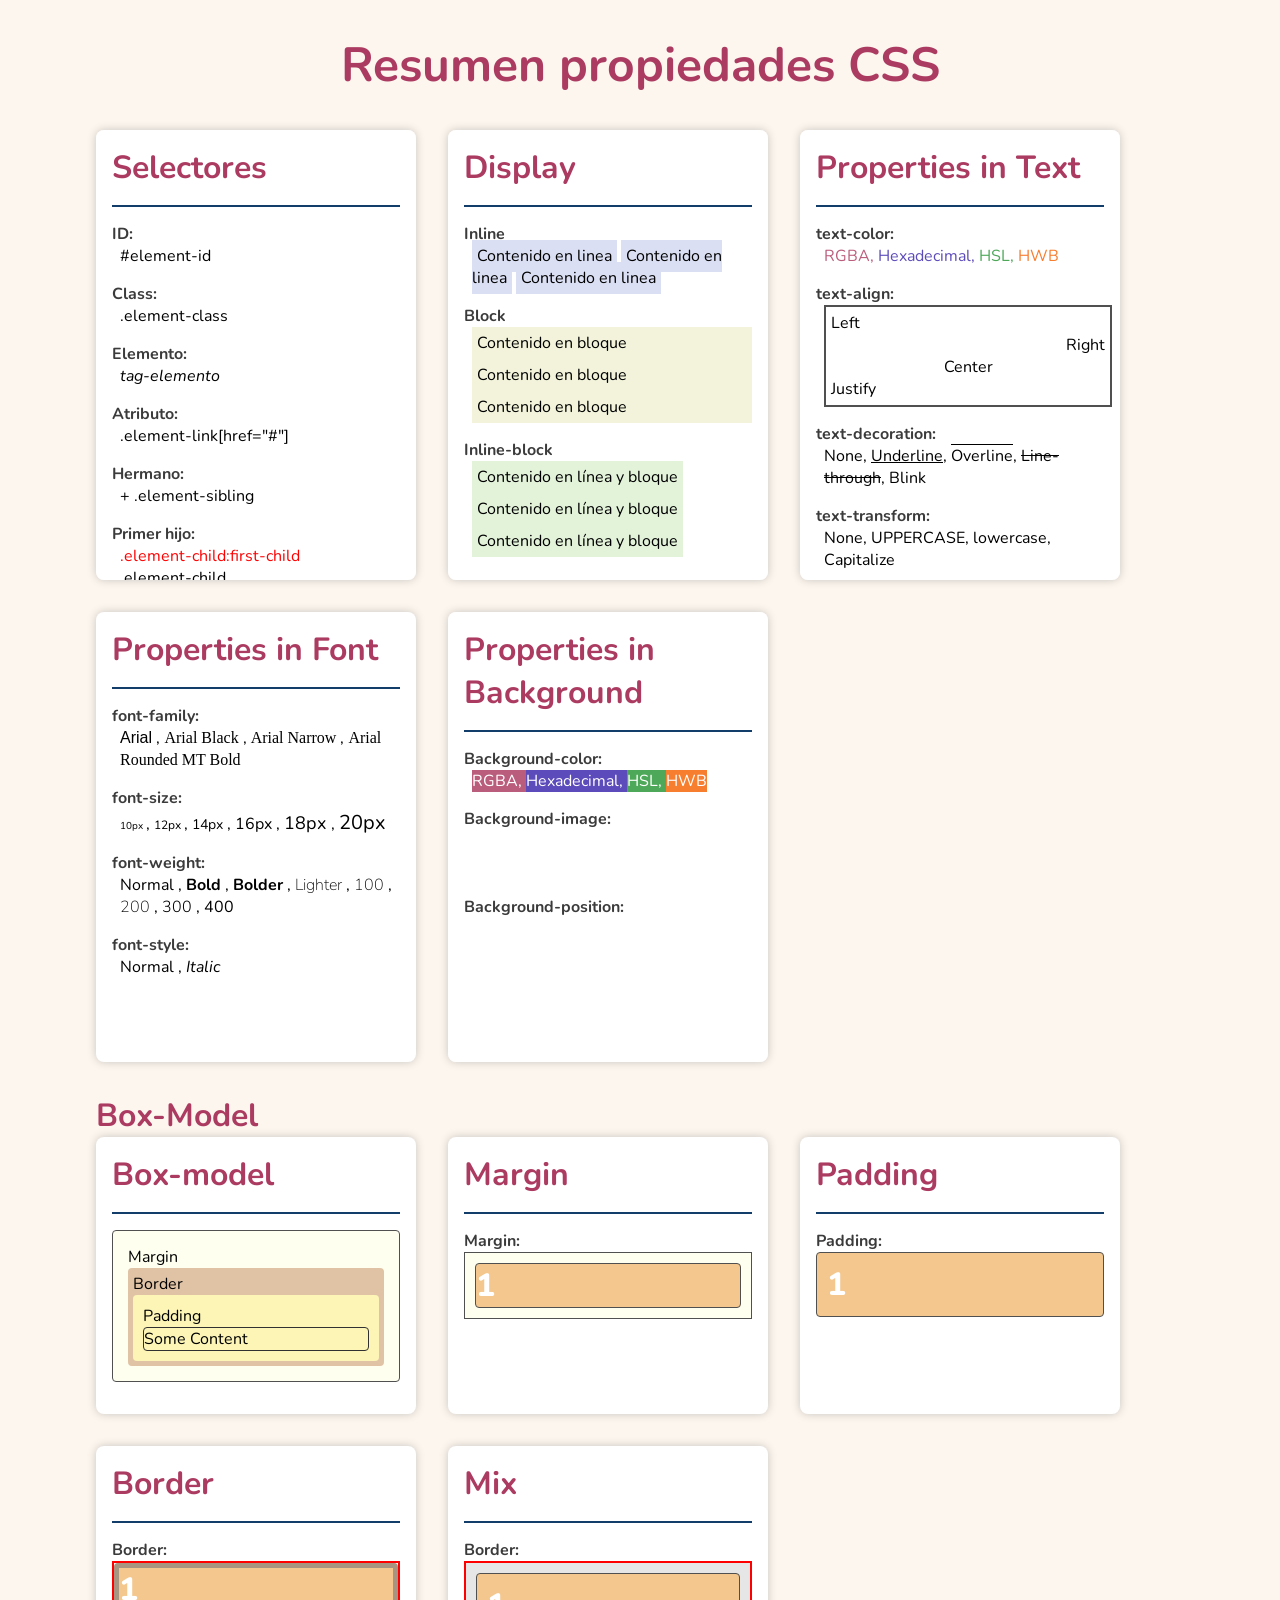
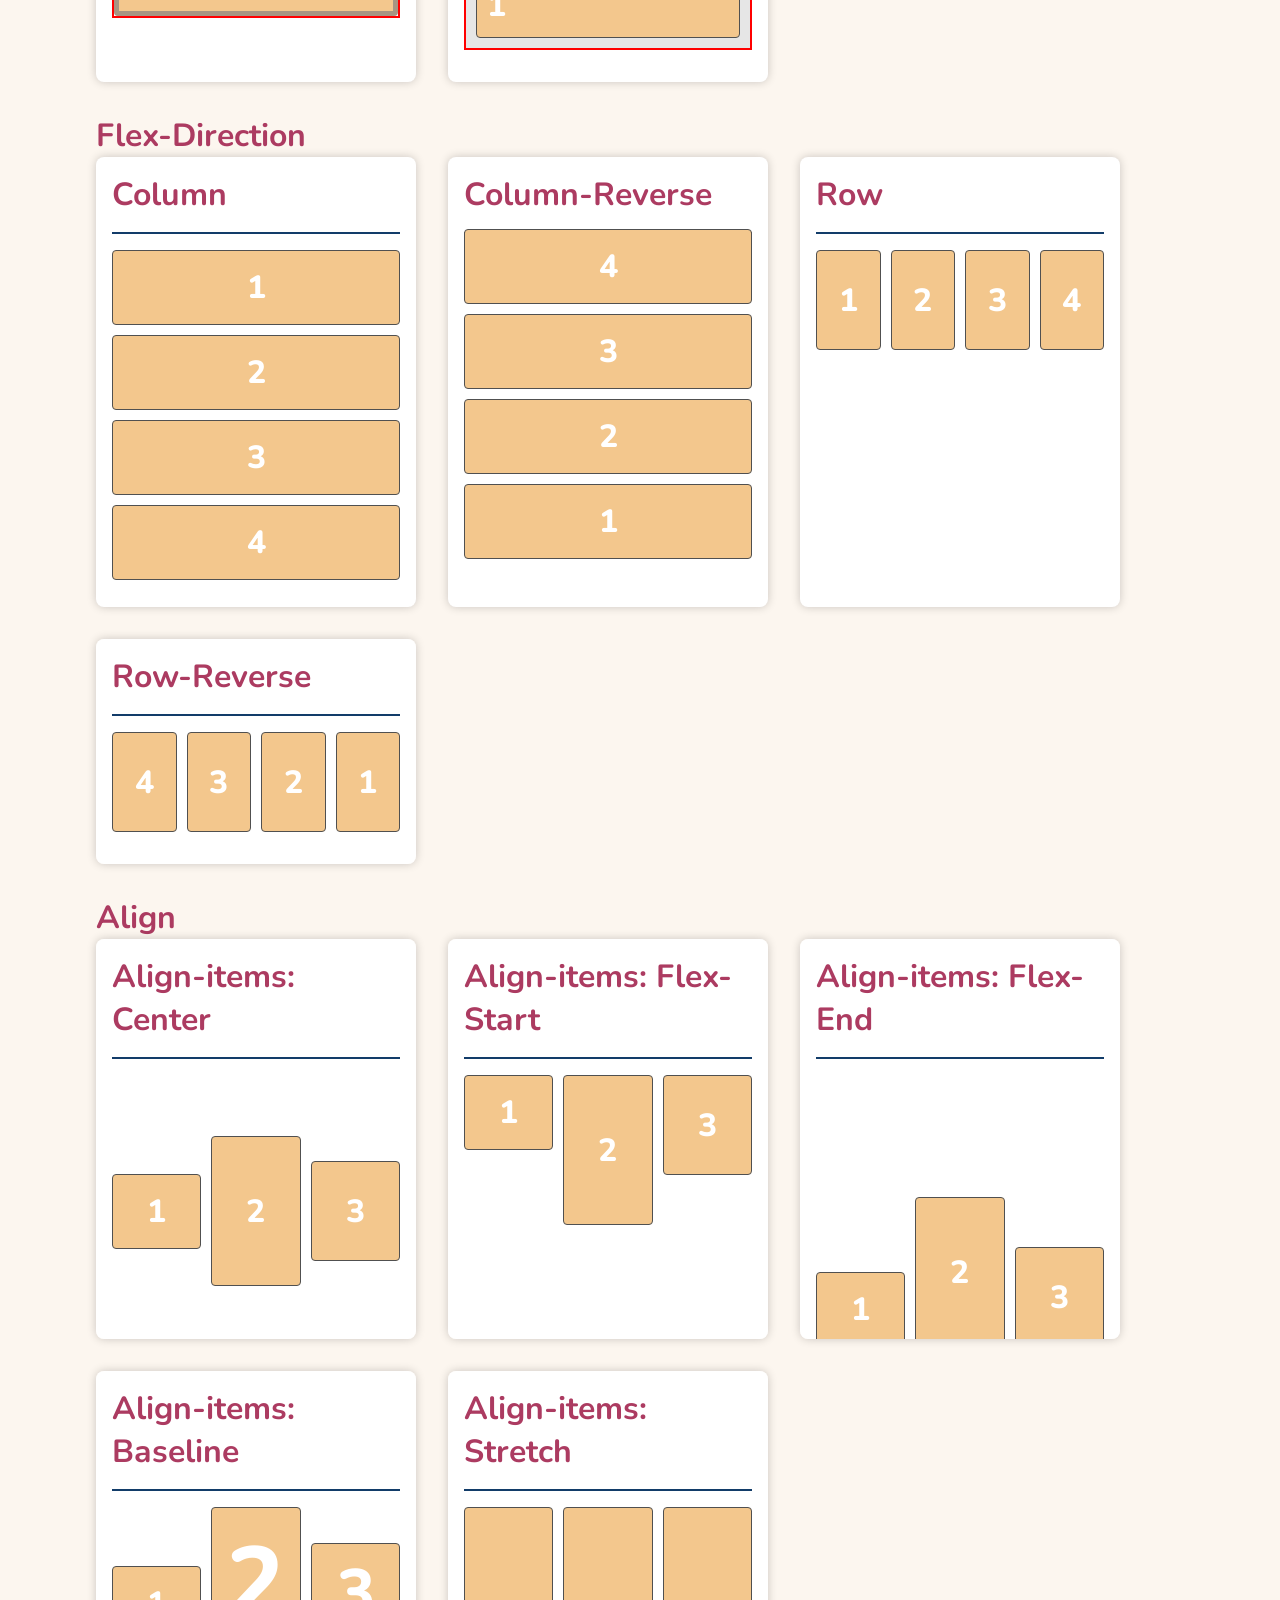
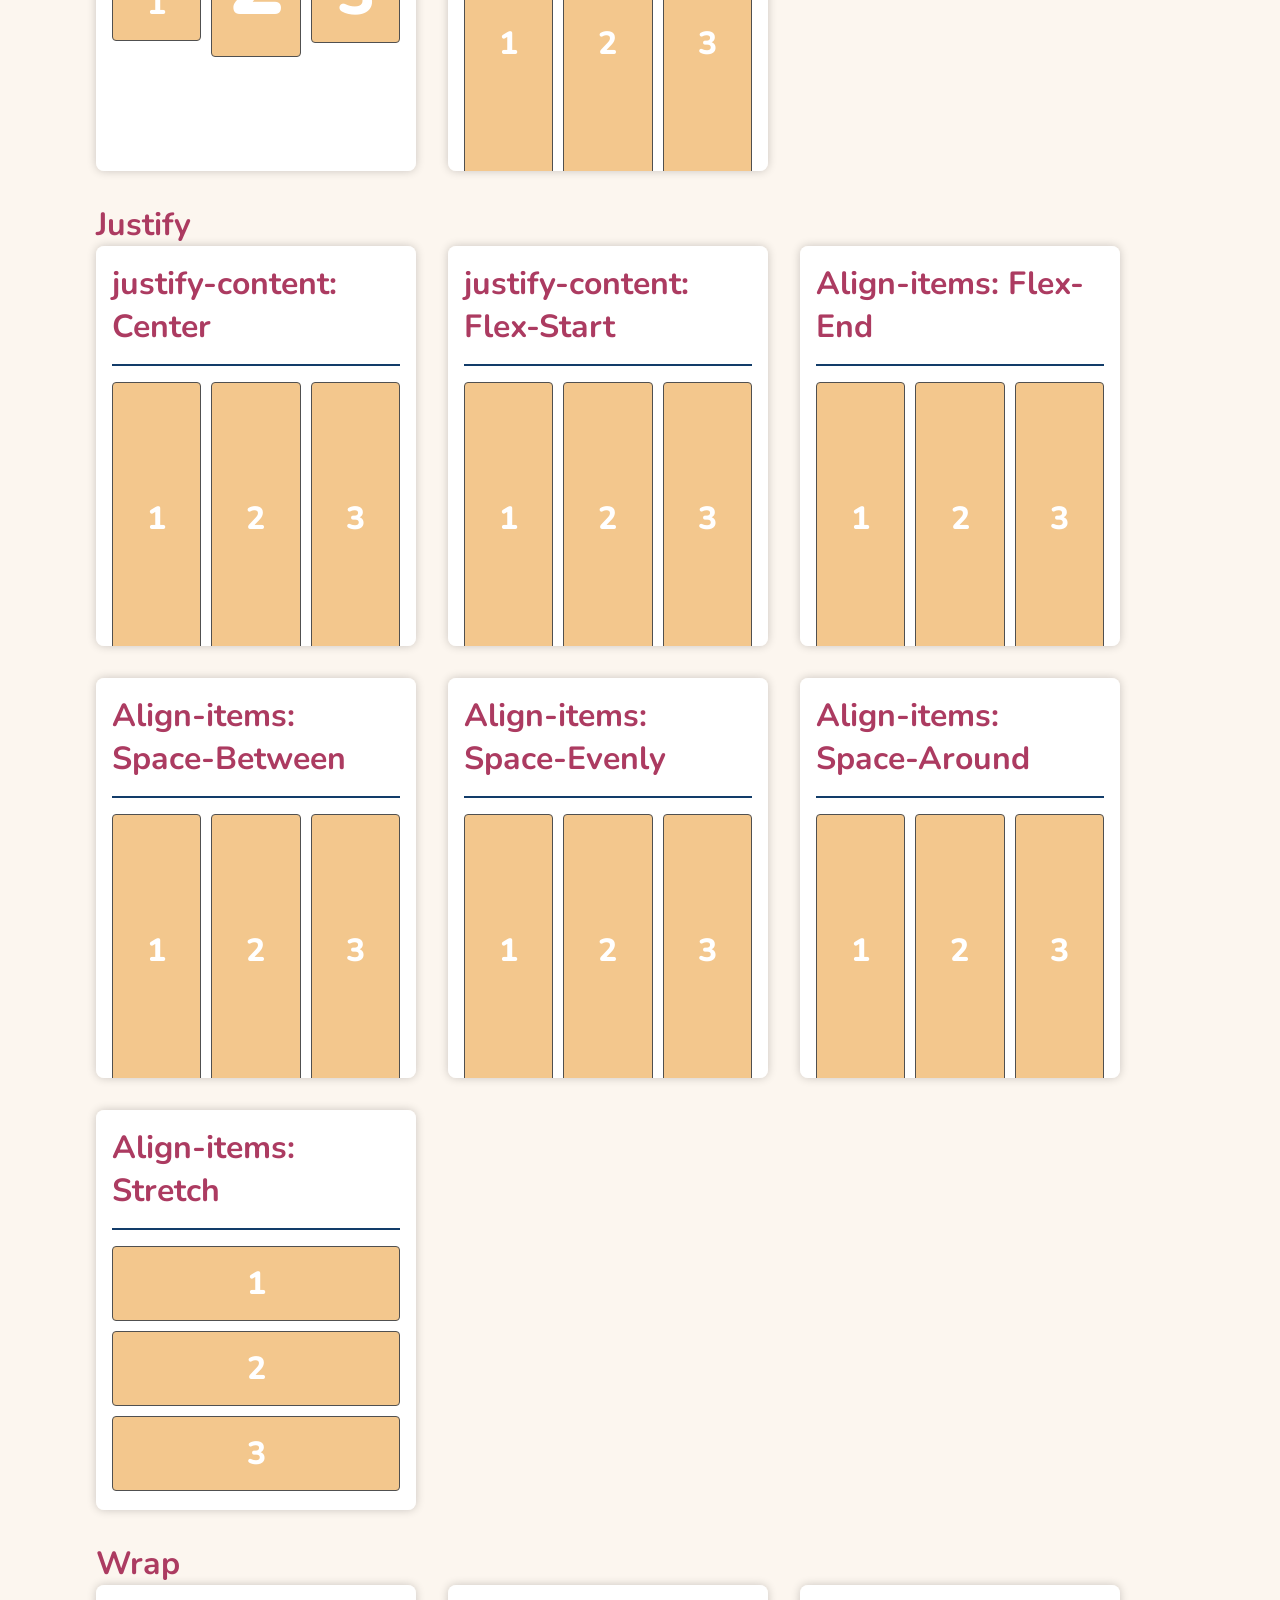
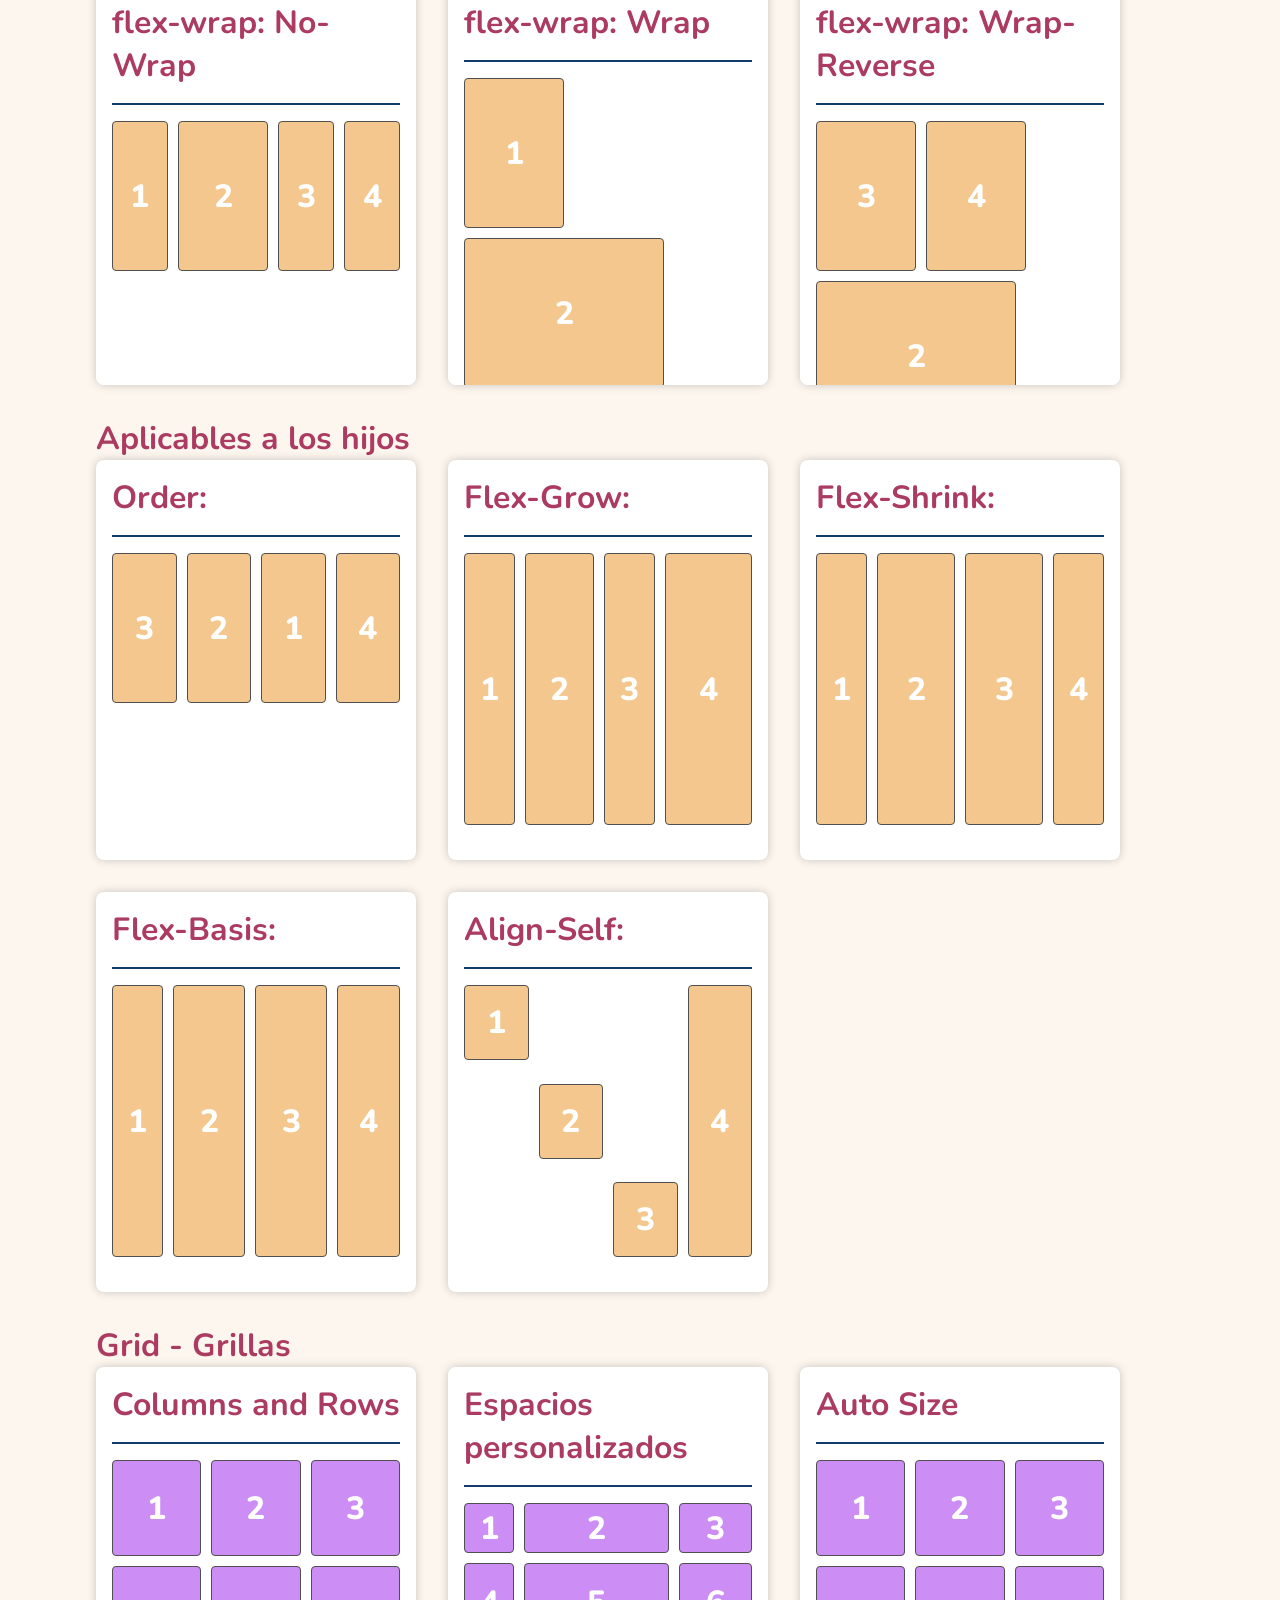
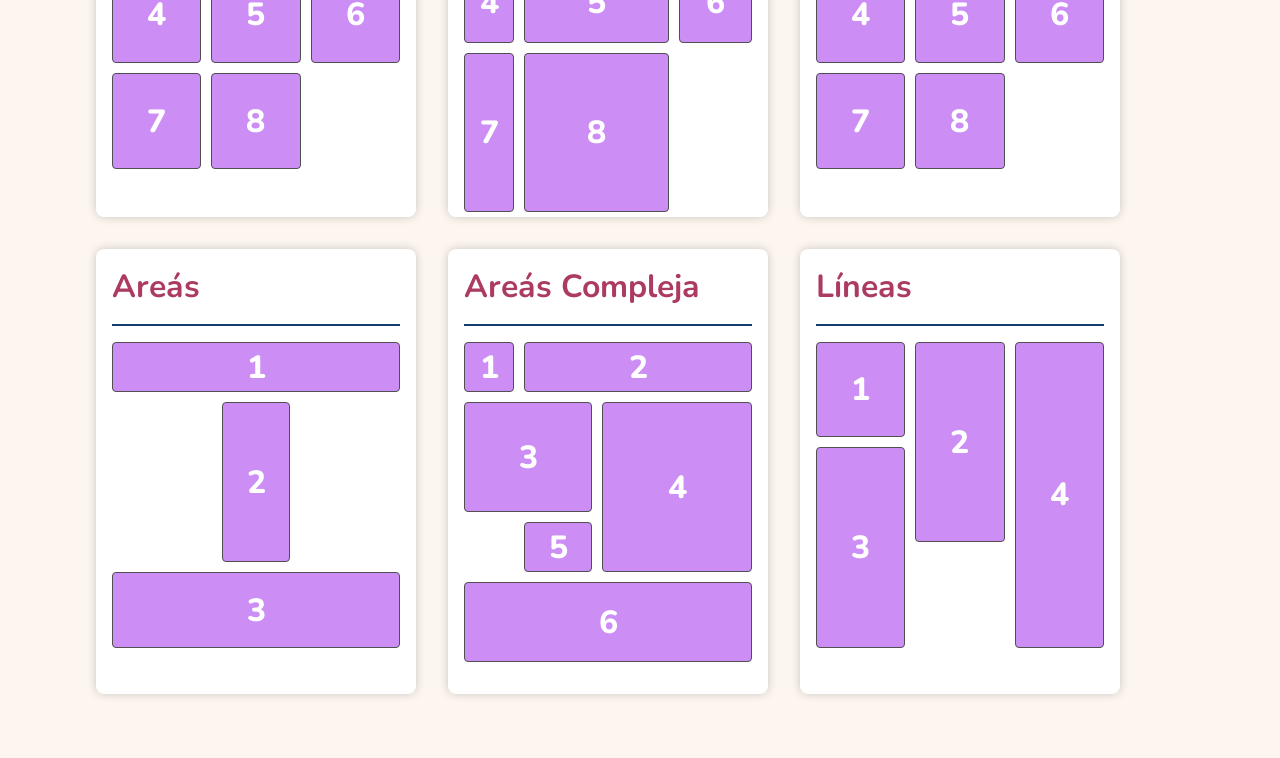
<file: 02_git_css_html/css/index.html>
<!DOCTYPE html>
<!-- Etiqueta HTML: Define el tipo de documento y su características -->
<html lang="en">
  <!-- Etiqueta HEAD: Contiene información general sobre el documento, incluyendo los metadatos -->
  <head>
    <!-- Etiqueta META: Metadata que describe encriptación y tipo de contenido -->
    <meta charset="UTF-8" />
    <meta name="viewport" content="width=device-width, initial-scale=1.0" />

    <!-- Etiqueta LINK: Enlace a la hoja de estilos -->
    <link rel="stylesheet" href="./style/page/reset.css" />
    <link rel="stylesheet" href="./style/page/style.css" />
    <link rel="stylesheet" href="./style/guide/flex.css" />
    <link rel="stylesheet" href="./style/guide/grid.css" />
    <link rel="stylesheet" href="./style/guide/box-model.css" />

    <!-- Etiqueta LINK: Enlace a Google Fonts -->
    <link rel="preconnect" href="https://fonts.googleapis.com" />
    <link rel="preconnect" href="https://fonts.gstatic.com" crossorigin />
    <link
      href="https://fonts.googleapis.com/css2?family=Nunito:ital,wght@0,200..1000;1,200..1000&display=swap"
      rel="stylesheet"
    />

    <!-- Title: Título del documento -->
    <title>HTML Prueba</title>
  </head>
  <!-- Etiqueta BODY: Contenido del documento  -->
  <body>
    <!-- Etiqueta HEADER: Contenedor para el contenido de la cabecera -->
    <header>
      <h1 class="section-title--main-title">Resumen propiedades CSS</h1>
    </header>

    <!-- Etiqueta HEADER: Contenedor para el contenido de la cabecera -->
    <section class="section-container">
      <section class="section-element">
        <h2 class="section-title">Selectores</h2>
        <hr class="section-divider" />
        <div class="section-property">
          <strong>ID: </strong>
          <p>
            <span id="element-id">#element-id</span>
          </p>
        </div>
        <div class="section-property">
          <strong>Class: </strong>
          <p>
            <span class="element-class">.element-class</span>
          </p>
        </div>
        <div class="section-property">
          <strong>Elemento: </strong>
          <p>
            <em>tag-elemento</em>
          </p>
        </div>
        <div class="section-property">
          <strong>Atributo: </strong>
          <p>
            <span class="element-link">.element-link[href="#"]</span>
          </p>
        </div>
        <div class="section-property">
          <strong>Hermano: </strong>
          <p>
            <span class="element-sibling">+ .element-sibling</span>
          </p>
        </div>
        <span class="section-property section-property--first-child">
          <strong>Primer hijo: </strong>
          <p>
            <span class="element-child">.element-child:first-child</span>
            <span class="element-child">.element-child</span>
            <span class="element-child">.element-child</span>
            <span class="element-child">.element-child</span>
          </p>
        </span>
        <span class="section-property section-property--last-child">
          <strong>Ultimo hijo: </strong>
          <p>
            <span class="element-child">.element-child</span>
            <span class="element-child">.element-child</span>
            <span class="element-child">.element-child</span>
            <span class="element-child">.element-child:last-child</span>
          </p>
        </span>
        <span class="section-property section-property--selection">
          <strong>Selección hijo: </strong>
          <p>
            <span class="element-child">.element-child</span>
            <span class="element-child">.element-child:nth-child(2)</span>
            <span class="element-child">.element-child</span>
            <span class="element-child">.element-child</span>
          </p>
        </span>
        <span class="section-property section-property--even">
          <strong>Selección pares: </strong>
          <p>
            <span class="element-child">.element-child</span>
            <span class="element-child">.element-child:nth-child(even)</span>
            <span class="element-child">.element-child</span>
            <span class="element-child">.element-child:nth-child(even)</span>
          </p>
        </span>
        <span class="section-property section-property--odd">
          <strong>Selección impares: </strong>
          <p>
            <span class="element-child">.element-child:nth-child(odd)</span>
            <span class="element-child">.element-child</span>
            <span class="element-child">.element-child:nth-child(odd)</span>
            <span class="element-child">.element-child</span>
          </p>
        </span>
      </section>

      <section class="section-element">
        <h2 class="section-title">Display</h2>
        <hr class="section-divider" />
        <div class="section-property section-property--inline">
          <strong>
            Inline
          </strong>
          <p>
            <span>Contenido en linea</span>
            <span>Contenido en linea</span>
            <span>Contenido en linea</span>
          </p>
        </div>
        <div class="section-property section-property--block">
          <strong>
            Block
          </strong>
          <p>
            <span>Contenido en bloque</span>
            <span>Contenido en bloque</span>
            <span>Contenido en bloque</span>
          </p>
        </div>
        <div class="section-property section-property--inline-block">
          <strong>
            Inline-block
          </strong>
          <p>
            <span>Contenido en línea y bloque</span>
            <span>Contenido en línea y bloque</span>
            <span>Contenido en línea y bloque</span>
          </p>
        </div>
      </section>

      <section class="section-element">
        <h2 class="section-title">Properties in Text</h2>
        <hr class="section-divider" />
        <div class="section-property">
          <div>
            <strong>text-color: </strong>
          </div>
          <div>
            <p>
              <span style="color: rgba(172, 59, 97, 0.822)">RGBA, </span>
              <span style="color: #5c4bbb">Hexadecimal, </span>
              <span style="color: hsl(128, 37%, 48%)">HSL, </span>
              <span style="color: hwb(24 18% 3%)">HWB </span>
            </p>
          </div>
        </div>
        <div class="section-property">
          <strong>text-align: </strong>
          <p class="section-property--border" style="width: 100%">
            <span style="text-align: left; display: block; width: 100%"
              >Left</span
            >
            <span style="text-align: right; display: block; width: 100%"
              >Right</span
            >
            <span style="text-align: center; display: block; width: 100%"
              >Center</span
            >
            <span style="text-align: Justify; display: block; width: 100%"
              >Justify</span
            >
          </p>
        </div>
        <div class="section-property">
          <strong>text-decoration: </strong>
          <p>
            <span style="text-decoration: none">None</span>,
            <span style="text-decoration: underline">Underline</span>,
            <span style="text-decoration: overline">Overline</span>,
            <span style="text-decoration: line-through">Line-through</span>,
            <span style="text-decoration: blink">Blink</span>
          </p>
        </div>
        <div class="section-property">
          <strong>text-transform: </strong>
          <p>
            <span style="text-transform: none">None</span>,
            <span style="text-transform: uppercase">Uppercase</span>,
            <span style="text-transform: lowercase">Lowercase</span>,
            <span style="text-transform: capitalize">Capitalize</span>
          </p>
        </div>

        <div class="section-property">
          <strong>text-shadow: </strong>
          <p>
            <span style="text-shadow: none">None</span>
            <span style="text-shadow: 1px 1px 1px #000">1px 1px 1px</span>,
            <span style="text-shadow: 2px 2px 2px #000">2px 2px 2px</span>,
            <span style="text-shadow: 3px 3px 3px #000">3px 3px 3px</span>,
            <span style="text-shadow: 4px 4px 4px #000">4px 4px 4px</span>,
            <span style="text-shadow: 5px 5px 5px #000">5px 5px 5px</span>
          </p>
        </div>
      </section>

      <section class="section-element">
        <h2 class="section-title">Properties in Font</h2>
        <hr class="section-divider" />
        <div class="section-property">
          <strong>font-family: </strong>
          <p>
            <span style="font-family: Arial">Arial </span>,
            <span style="font-family: Arial Black">Arial Black </span>,
            <span style="font-family: Arial Narrow">Arial Narrow </span>,
            <span style="font-family: Arial Rounded MT Bold"
              >Arial Rounded MT Bold</span
            >
          </p>
        </div>

        <div class="section-property">
          <strong>font-size: </strong>
          <p>
            <span style="font-size: 10px">10px </span>,
            <span style="font-size: 12px">12px </span>,
            <span style="font-size: 14px">14px </span>,
            <span style="font-size: 16px">16px </span>,
            <span style="font-size: 18px">18px </span>,
            <span style="font-size: 20px">20px </span>
          </p>
        </div>

        <div class="section-property">
          <strong>font-weight: </strong>
          <p>
            <span style="font-weight: normal">Normal </span>,
            <span style="font-weight: bold">Bold </span>,
            <span style="font-weight: bolder">Bolder </span>,
            <span style="font-weight: lighter">Lighter </span>,
            <span style="font-weight: 100">100 </span>,
            <span style="font-weight: 200">200 </span>,
            <span style="font-weight: 300">300 </span>,
            <span style="font-weight: 400">400 </span>
          </p>
        </div>

        <div class="section-property">
          <strong>font-style: </strong>
          <p>
            <span style="font-style: normal">Normal </span>,
            <span style="font-style: italic">Italic </span>
          </p>
        </div>
      </section>

      <section class="section-element">
        <h2 class="section-title">Properties in Background</h2>
        <hr class="section-divider" />
        <div class="section-property">
          <strong>Background-color: </strong>
          <p>
            <span style="background-color: rgba(172, 59, 97, 0.822); color: #fff"
              >RGBA,
            </span>
            <span style="background-color: #5c4bbb; color: #fff"
              >Hexadecimal,
            </span>
            <span style="background-color: hsl(128, 37%, 48%); color: #fff"
              >HSL,
            </span>
            <span style="background-color: hwb(24 18% 3%); color: #fff"
              >HWB
            </span>
          </p>
        </div>

        <div class="section-property">
          <strong>Background-image: </strong>
          <p>
            <span
              class="background"
              style="
                background-image: url('https://letsenhance.io/static/8f5e523ee6b2479e26ecc91b9c25261e/1015f/MainAfter.jpg');
                color: #fff;
              "
              >Imagen</span
            >
          </p>
        </div>

        <div class="section-property">
          <strong>Background-position: </strong>
          <p>
            <span
              class="background"
              style="
                background-image: url('https://letsenhance.io/static/8f5e523ee6b2479e26ecc91b9c25261e/1015f/MainAfter.jpg');
                background-position: left;
                color: #fff;
              "
              >Left</span
            >
            <span
              class="background"
              style="
                background-image: url('https://letsenhance.io/static/8f5e523ee6b2479e26ecc91b9c25261e/1015f/MainAfter.jpg');
                background-position: right;
                color: #fff;
              "
              >Right</span
            >
            <span
              class="background"
              style="
                background-image: url('https://letsenhance.io/static/8f5e523ee6b2479e26ecc91b9c25261e/1015f/MainAfter.jpg');
                background-position: center;
                color: #fff;
              "
              >Center</span
            >
            <span
              class="background"
              style="
                background-image: url('https://letsenhance.io/static/8f5e523ee6b2479e26ecc91b9c25261e/1015f/MainAfter.jpg');
                background-position: top;
                color: #fff;
              "
              >Top</span
            >
            <span
              class="background"
              style="
                background-image: url('https://letsenhance.io/static/8f5e523ee6b2479e26ecc91b9c25261e/1015f/MainAfter.jpg');
                background-position: bottom;
                color: #fff;
              "
              >Bottom</span
            >
            <span
              class="background"
              style="
                background-image: url('https://letsenhance.io/static/8f5e523ee6b2479e26ecc91b9c25261e/1015f/MainAfter.jpg');
                background-position: 10px;
                color: #fff;
              "
              >10px</span
            >
          </p>
        </div>

        <div class="section-property">
          <strong>Background-repeat: </strong>
          <p>
            <span
              class="background background--sized"
              style="
                background-image: url('https://letsenhance.io/static/8f5e523ee6b2479e26ecc91b9c25261e/1015f/MainAfter.jpg');
                background-repeat: repeat;
                color: #fff;
              "
              >Repeat</span
            >
            <span
              class="background background--sized"
              style="
                background-image: url('https://letsenhance.io/static/8f5e523ee6b2479e26ecc91b9c25261e/1015f/MainAfter.jpg');
                background-repeat: repeat-x;
                color: #fff;
              "
              >Repeat-x</span
            >
            <span
              class="background background--sized"
              style="
                background-image: url('https://letsenhance.io/static/8f5e523ee6b2479e26ecc91b9c25261e/1015f/MainAfter.jpg');
                background-repeat: repeat-y;
                color: #fff;
              "
              >Repeat-y</span
            >
          </p>
        </div>

        <div class="section-property">
          <strong>Background-size: </strong>
          <p>
            <span
              class="background background--sized"
              style="
                background-image: url('https://letsenhance.io/static/8f5e523ee6b2479e26ecc91b9c25261e/1015f/MainAfter.jpg');
                background-size: cover;
                color: #fff;
              "
              >Cover</span
            >
            <span
              class="background background--sized"
              style="
                background-image: url('https://letsenhance.io/static/8f5e523ee6b2479e26ecc91b9c25261e/1015f/MainAfter.jpg');
                background-size: contain;
                color: #fff;
              "
              >Contain</span
            >
            <span
              class="background background--sized"
              style="
                background-image: url('https://letsenhance.io/static/8f5e523ee6b2479e26ecc91b9c25261e/1015f/MainAfter.jpg');
                background-size: 50px;
                color: #fff;
              "
              >Contain</span
            >
            <span
              class="background background--sized"
              style="
                background-image: url('https://letsenhance.io/static/8f5e523ee6b2479e26ecc91b9c25261e/1015f/MainAfter.jpg');
                background-size: 90px 90px;
                color: #fff;
              "
              >Contain</span
            >
          </p>
        </div>
      </section>
    </section>

    <h2 class="section-title">Box-Model</h2>
    <section class="section-container">
      <section class="section-element">
        <h2 class="section-title">Box-model</h2>
        <hr class="section-divider" />
        <div class="section-property">
          <p>
            <div
              class="section--model"
              >
              Margin
                <div class="section--border">
                  Border
                  <div class="section--padding">
                    Padding
                    <div class="section--content">
                      Some Content
                    </div>
                  </div>
                </div>
              </div
            >
          </p>
        </div>
      </section>

      <section class="section-element">
        <h2 class="section-title">Margin</h2>
        <hr class="section-divider" />
        <div class="section-property">
          <strong>Margin: </strong>
            <div class="section-property--margin">
              <div class="section--square">
                1
              </div>
            </div>
        </div>
      </section>

      <section class="section-element">
        <h2 class="section-title">Padding</h2>
        <hr class="section-divider" />
        <div class="section-property">
          <strong>Padding: </strong>
            <div class="section-property--padding">
              <div class="section--square">
                1
              </div>
            </div>
        </div>
      </section>

      <section class="section-element">
        <h2 class="section-title">Border</h2>
        <hr class="section-divider" />
        <div class="section-property">
          <strong>Border: </strong>
            <div class="section-property--bordered">
              <div class="section--square">
                1
              </div>
            </div>
        </div>
      </section>

      <section class="section-element">
        <h2 class="section-title">Mix</h2>
        <hr class="section-divider" />
        <div class="section-property">
          <strong>Border: </strong>
            <div class="section-property--mix">
              <div class="section--square">
                1
              </div>
            </div>
        </div>
      </section>
    </section>

    <h2 class="section-title">Flex-Direction</h2>
    <section class="section-container">
      <section class="section-element">
        <h2 class="section-title"> Column </h2>
        <hr class="section-divider" />
        <div class="section-property section-property--flex section-property--flex-column">
          <div class="section--square">
            1
          </div>
          <div class="section--square">
            2
          </div>
          <div class="section--square">
            3
          </div>
          <div class="section--square">
            4
          </div>
        </div>
      </section>
      
      <section class="section-element">
        <h2 class="section-title"> Column-Reverse </h2>
        <hr class="section-divider" />
        <div class="section-property section-property--flex section-property--flex-column-reverse">
          <div class="section--square">
            1
          </div>
          <div class="section--square">
            2
          </div>
          <div class="section--square">
            3
          </div>
          <div class="section--square">
            4
          </div>
        </div>
      </section>
      <section class="section-element">
        <h2 class="section-title"> Row </h2>
        <hr class="section-divider" />
        <div class="section-property section-property--flex section-property--flex-row">
          <div style="height: 100px;" class="section--square">
            1
          </div>
          <div style="height: 100px;" class="section--square">
            2
          </div>
          <div style="height: 100px;" class="section--square">
            3
          </div>
          <div style="height: 100px;" class="section--square">
            4
          </div>
        </div>
      </section>
      <section class="section-element">
        <h2 class="section-title"> Row-Reverse </h2>
        <hr class="section-divider" />
        <div class="section-property section-property--flex section-property--flex-row-reverse">
          <div style="height: 100px;" class="section--square">
            1
          </div>
          <div style="height: 100px;" class="section--square">
            2
          </div>
          <div style="height: 100px;" class="section--square">
            3
          </div>
          <div style="height: 100px;" class="section--square">
            4
          </div>
        </div>
      </section>
    </section>
    
    <h2 class="section-title">Align</h2>
    <section class="section-container">
      <section class="section-element section-element--flex">
        <h2 class="section-title"> Align-items: Center </h2>
        <hr class="section-divider" />
        <div class="section-property section-property--flex section-property--flex-align-center">
          <div class="section--square">
            1
          </div>
          <div style="height: 150px;" class="section--square">
            2
          </div>
          <div style="height: 100px;" class="section--square">
            3
          </div>
        </div>
      </section>
      <section class="section-element section-element--flex">
        <h2 class="section-title"> Align-items: Flex-Start </h2>
        <hr class="section-divider" />
        <div class="section-property section-property--flex section-property--flex-align-start">
          <div class="section--square">
            1
          </div>
          <div style="height: 150px;" class="section--square">
            2
          </div>
          <div style="height: 100px;" class="section--square">
            3
          </div>
        </div>
      </section>
      
      <section class="section-element section-element--flex">
        <h2 class="section-title"> Align-items: Flex-End </h2>
        <hr class="section-divider" />
        <div class="section-property section-property--flex section-property--flex-align-end">
          <div class="section--square">
            1
          </div>
          <div style="height: 150px;" class="section--square">
            2
          </div>
          <div style="height: 100px;" class="section--square">
            3
          </div>
        </div>
      </section>

      <section class="section-element section-element--flex">
        <h2 class="section-title"> Align-items: Baseline </h2>
        <hr class="section-divider" />
        <div class="section-property section-property--flex section-property--flex-align-baseline">
          <div class="section--square">
            1
          </div>
          <div style="font-size: 6rem; height: 150px;" class="section--square">
            2
          </div>
          <div style="font-size: 4rem; height: 100px;" class="section--square">
            3
          </div>
        </div>
      </section>
      
      <section class="section-element">
        <h2 class="section-title"> Align-items: Stretch </h2>
        <hr class="section-divider" />
        <div class="section-property section-property--flex section-property--flex-align-stretch">
          <div class="section--square">
            1
          </div>
          <div class="section--square">
            2
          </div>
          <div class="section--square">
            3
          </div>
        </div>
      </section>
    </section>
    
    <h2 class="section-title">Justify</h2>
    <section class="section-container">
      <section class="section-element section-element--flex">
        <h2 class="section-title"> justify-content: Center </h2>
        <hr class="section-divider" />
        <div class="section-property section-property--flex section-property--flex-justify-center">
          <div style="width: 100px;" class="section--square">
            1
          </div>
          <div style="width: 100px;" class="section--square">
            2
          </div>
          <div style="width: 100px;" class="section--square">
            3
          </div>
        </div>
      </section>
      <section class="section-element section-element--flex">
        <h2 class="section-title"> justify-content: Flex-Start </h2>
        <hr class="section-divider" />
        <div class="section-property section-property--flex section-property--flex-justify-start">
          <div style="width: 100px;" class="section--square">
            1
          </div>
          <div style="width: 100px;" class="section--square">
            2
          </div>
          <div style="width: 100px;" class="section--square">
            3
          </div>
        </div>
      </section>
      
      <section class="section-element section-element--flex">
        <h2 class="section-title"> Align-items: Flex-End </h2>
        <hr class="section-divider" />
        <div class="section-property section-property--flex section-property--flex-justify-end">
          <div style="width: 100px;" class="section--square">
            1
          </div>
          <div style="width: 100px;" class="section--square">
            2
          </div>
          <div style="width: 100px;" class="section--square">
            3
          </div>
        </div>
      </section>

      <section class="section-element section-element--flex">
        <h2 class="section-title"> Align-items: Space-Between </h2>
        <hr class="section-divider" />
        <div class="section-property section-property--flex section-property--flex-justify-between">
          <div style="width: 100px;" class="section--square">
            1
          </div>
          <div style="width: 100px;" class="section--square">
            2
          </div>
          <div style="width: 100px;" class="section--square">
            3
          </div>
        </div>
      </section>

      <section class="section-element section-element--flex">
        <h2 class="section-title"> Align-items: Space-Evenly </h2>
        <hr class="section-divider" />
        <div class="section-property section-property--flex section-property--flex-justify-evenly">
          <div style="width: 100px;" class="section--square">
            1
          </div>
          <div style="width: 100px;" class="section--square">
            2
          </div>
          <div style="width: 100px;" class="section--square">
            3
          </div>
        </div>
      </section>

      <section class="section-element section-element--flex">
        <h2 class="section-title"> Align-items: Space-Around </h2>
        <hr class="section-divider" />
        <div class="section-property section-property--flex section-property--flex-justify-around">
          <div style="width: 100px;" class="section--square">
            1
          </div>
          <div style="width: 100px;" class="section--square">
            2
          </div>
          <div style="width: 100px;" class="section--square">
            3
          </div>
        </div>
      </section>

      <section class="section-element section-element--flex">
        <h2 class="section-title"> Align-items: Stretch </h2>
        <hr class="section-divider" />
        <div class="section-property section-property--flex section-property--flex-justify-stretch">
          <div  class="section--square">
            1
          </div>
          <div  class="section--square">
            2
          </div>
          <div  class="section--square">
            3
          </div>
        </div>
      </section>
    </section>

    <h2 class="section-title">Wrap</h2>
    <section class="section-container">
      <section class="section-element section-element--flex">
        <h2 class="section-title"> flex-wrap: No-Wrap </h2>
        <hr class="section-divider" />
        <div class="section-property section-property--flex section-property--flex-no-wrap">
          <div style="width: 100px;" class="section--square">
            1
          </div>
          <div style="width: 200px;" class="section--square">
            2
          </div>
          <div style="width: 100px;" class="section--square">
            3
          </div>
          <div style="width: 100px;" class="section--square">
            4
          </div>
        </div>
      </section>
      <section class="section-element section-element--flex">
        <h2 class="section-title"> flex-wrap: Wrap </h2>
        <hr class="section-divider" />
        <div class="section-property section-property--flex section-property--flex-wrap">
          <div style="width: 100px;" class="section--square">
            1
          </div>
          <div style="width: 200px;" class="section--square">
            2
          </div>
          <div style="width: 100px;" class="section--square">
            3
          </div>
          <div style="width: 100px;" class="section--square">
            4
          </div>
        </div>
      </section>
      
      <section class="section-element section-element--flex">
        <h2 class="section-title"> flex-wrap: Wrap-Reverse </h2>
        <hr class="section-divider" />
        <div class="section-property section-property--flex section-property--flex-wrap-reverse">
          <div style="width: 100px;" class="section--square">
            1
          </div>
          <div style="width: 200px;" class="section--square">
            2
          </div>
          <div style="width: 100px;" class="section--square">
            3
          </div>
          <div style="width: 100px;" class="section--square">
            4
          </div>
        </div>
      </section>
    </section>

    <h2 class="section-title">Aplicables a los hijos</h2>
    <section class="section-container">
      <section class="section-element section-element--flex">
        <h2 class="section-title"> Order: </h2>
        <hr class="section-divider" />
        <div class="section-property section-property--flex section-property--flex-no-wrap">
          <div style="order: 4;" class="section--square">
            1
          </div>
          <div style="order: 3;" class="section--square">
            2
          </div>
          <div style="order: 2;" class="section--square">
            3
          </div>
          <div style="order: 4;" class="section--square">
            4
          </div>
        </div>
      </section>
      <section class="section-element section-element--flex">
        <h2 class="section-title"> Flex-Grow: </h2>
        <hr class="section-divider" />
        <div class="section-property section-property--flex section-property--flex-grow">
          <div class="section--square">
            1
          </div>
          <div style="flex-grow: 2;" class="section--square">
            2
          </div>
          <div class="section--square">
            3
          </div>
          <div style="flex-grow: 4;" class="section--square">
            4
          </div>
        </div>
      </section>
      <section class="section-element section-element--flex">
        <h2 class="section-title"> Flex-Shrink: </h2>
        <hr class="section-divider" />
        <div class="section-property section-property--flex section-property--flex-shrink">
          <div style="flex-shrink: 3;" class="section--square">
            1
          </div>
          <div style="flex-shrink: 1;" class="section--square">
            2
          </div>
          <div style="flex-shrink: 1;" class="section--square">
            3
          </div>
          <div style="flex-shrink: 3;" class="section--square">
            4
          </div>
        </div>
      </section>
      <section class="section-element section-element--flex">
        <h2 class="section-title"> Flex-Basis: </h2>
        <hr class="section-divider" />
        <div class="section-property section-property--flex section-property--flex-basis">
          <div style="flex-basis: 500px; flex-shrink: 3;" class="section--square">
            1
          </div>
          <div style="flex-basis: 100px;" class="section--square">
            2
          </div>
          <div style="flex-basis: 100px;" class="section--square">
            3
          </div>
          <div style="flex-basis: 200px; flex-shrink: 2;" class="section--square">
            4
          </div>
        </div>
      </section>
      <section class="section-element section-element--flex">
        <h2 class="section-title"> Align-Self: </h2>
        <hr class="section-divider" />
        <div class="section-property section-property--flex section-property--flex-basis">
          <div style="align-self: flex-start;" class="section--square">
            1
          </div>
          <div style="align-self: center;" class="section--square">
            2
          </div>
          <div style="align-self: flex-end;" class="section--square">
            3
          </div>
          <div style="align-self: stretch;" class="section--square">
            4
          </div>
        </div>
      </section>
    </section>

    <h2 class="section-title">Grid - Grillas</h2>
    <section class="section-container">
      <section class="section-element section-element--grid">
        <h2 class="section-title"> Columns and Rows </h2>
        <hr class="section-divider" />
        <div class="section-property section-property--grid">
          <div class="section--square">
            1
          </div>
          <div class="section--square">
            2
          </div>
          <div class="section--square">
            3
          </div>
          <div class="section--square">
            4
          </div>
          <div class="section--square">
            5
          </div>
          <div class="section--square">
            6
          </div>
          <div class="section--square">
            7
          </div>
          <div class="section--square">
            8
          </div>
        </div>
      </section>

      <section class="section-element section-element--grid">
        <h2 class="section-title"> Espacios personalizados </h2>
        <hr class="section-divider" />
        <div class="section-property section-property--grid section-property--grid-modify">
          <div class="section--square">
            1
          </div>
          <div class="section--square">
            2
          </div>
          <div class="section--square">
            3
          </div>
          <div class="section--square">
            4
          </div>
          <div class="section--square">
            5
          </div>
          <div class="section--square">
            6
          </div>
          <div class="section--square">
            7
          </div>
          <div class="section--square">
            8
          </div>
        </div>
      </section>

      <section class="section-element section-element--grid">
        <h2 class="section-title"> Auto Size </h2>
        <hr class="section-divider" />
        <div class="section-property section-property--grid-auto">
          <div class="section--square">
            1
          </div>
          <div class="section--square">
            2
          </div>
          <div class="section--square">
            3
          </div>
          <div class="section--square">
            4
          </div>
          <div class="section--square">
            5
          </div>
          <div class="section--square">
            6
          </div>
          <div class="section--square">
            7
          </div>
          <div class="section--square">
            8
          </div>
        </div>
      </section>

      <section class="section-element section-element--grid">
        <h2 class="section-title"> Areás </h2>
        <hr class="section-divider" />
        <div class="section-property section-property--grid-areas">
          <div class="section--square">
            1
          </div>
          <div class="section--square">
            2
          </div>
          <div class="section--square">
            3
          </div>
        </div>
      </section>

      <section class="section-element section-element--grid">
        <h2 class="section-title"> Areás Compleja </h2>
        <hr class="section-divider" />
        <div class="section-property section-property--grid-complex">
          <div class="section--square">
            1
          </div>
          <div class="section--square">
            2
          </div>
          <div class="section--square">
            3
          </div>
          <div class="section--square">
            4
          </div>
          <div class="section--square">
            5
          </div>
          <div class="section--square">
            6
          </div>
        </div>
      </section>

      <section class="section-element section-element--grid">
        <h2 class="section-title"> Líneas </h2>
        <hr class="section-divider" />
        <div class="section-property section-property--grid-lines">
          <div class="section--square">
            1
          </div>
          <div class="section--square">
            2
          </div>
          <div class="section--square">
            3
          </div>
          <div class="section--square">
            4
          </div>
        </div>
      </section>

    </section>
  </body>
</html>
</file>
<file: 02_git_css_html/css/style/page/style.css>
.section-container {
  display: flex;
  flex-direction: row;
  flex-wrap: wrap;
  gap: 2rem;
  margin-bottom: 2rem;
}
.section-element {
  width: 100%;
  border-radius: 8px;
  box-shadow: 0px 0px 10px rgba(0, 0, 0, 0.2);
  background-color: #ffffff;
  padding: 1rem;
  width: 25vw;
  max-height: 450px;
  overflow-y: auto;
}
.section-element--flex {
  height: 400px;
}
.section-title {
  color: #ac3b61;
  font-size: 2rem;
}
.section-divider {
  margin: 1rem 0;
  border: none;
  border-top: 2px solid #123c69;
  width: 100%;
  height: 1px;
}
.section-property {
  font-size: 1rem;
  margin-bottom: 1rem;
}
.background {
  width: 50px;
  height: 50px;
  display: flex;
  font-size: 0.75rem;
  align-items: center;
  justify-content: center;
  margin-bottom: 5px;
}
.background--sized {
  width: 100px;
  height: 100px;
  background-size: 50px;
  background-color: #bbbbbb;
}
.section--square {
  background-color: #f3c78d;
  border: 1px solid #505050;
  border-radius: 4px;
  width: 100%;
  height: 60px;
  color: #fff;
  font-size: 2rem;
  height: auto;
  padding: 15px;
  font-weight: 800;
  display: flex;
  align-items: center;
  justify-content: center;
}

.element-child {
  display: block;
}
.section-property--first-child .element-child:first-child {
  color: red;
}
.section-property--last-child .element-child:last-child {
  color: red;
}
.section-property--selection .element-child:nth-child(2) {
  color: red;
}
.section-property--even .element-child:nth-child(even) {
  color: red;
}
.section-property--odd .element-child:nth-child(odd) {
  color: red;
}

.section-property--inline span {
  display: inline;
  background-color: #dadff3;
  padding: 5px;
}
.section-property--block span {
  display: block;
  background-color: #f2f3da;
  padding: 5px;
}
.section-property--inline-block span {
  display: inline-block;
  background-color: #e3f3da;
  padding: 5px;
}
.section-property--border {
  border: 2px solid #505050;
  padding: 5px;
}
</file>
<file: 02_git_css_html/css/style/guide/flex.css>
.section-property--flex {
  display: flex;
  gap: 10px;
  height: 74%;
}
.section-property--flex-column {
  flex-direction: column;
}
.section-property--flex-column-reverse {
  flex-direction: column-reverse;
}
.section-property--flex-row {
  flex-direction: row;
}
.section-property--flex-row-reverse {
  flex-direction: row-reverse;
}

.section-property--flex-align-center {
  align-items: center;
}
.section-property--flex-align-start {
  align-items: flex-start;
}
.section-property--flex-align-end {
  align-items: flex-end;
}
.section-property--flex-align-baseline {
  align-items: baseline;
}
.section-property--flex-align-stretch {
  align-items: stretch;
}

.section-property--flex-justify-center {
  flex-direction: row;
  align-items: stretch;
  justify-content: center;
}
.section-property--flex-justify-start {
  flex-direction: row;
  align-items: stretch;
  justify-content: flex-start;
}
.section-property--flex-justify-end {
  flex-direction: row;
  align-items: stretch;
  justify-content: flex-end;
}
.section-property--flex-justify-between {
  flex-direction: row;
  align-items: stretch;
  justify-content: space-between;
}
.section-property--flex-justify-evenly {
  flex-direction: row;
  align-items: stretch;
  justify-content: space-evenly;
}
.section-property--flex-justify-around {
  flex-direction: row;
  align-items: stretch;
  justify-content: space-around;
}
.section-property--flex-justify-stretch {
  flex-direction: column;
  align-items: stretch;
  justify-content: stretch;
}

.section-property--flex-wrap {
  flex-wrap: wrap;
}
.section-property--flex-wrap div {
  height: 150px;
}

.section-property--flex-no-wrap {
  flex-wrap: nowrap;
}
.section-property--flex-no-wrap div {
  height: 150px;
}
.section-property--flex-wrap-reverse {
  flex-wrap: wrap-reverse;
  align-content: flex-end;
}
.section-property--flex-wrap-reverse div {
  height: 150px;
}

.section-property--flex-grow {
  flex-direction: row;
}
.section-property--flex-grow .section--square {
  width: unset;
}

.section-property--flex-shrink {
  flex-direction: row;
}
.section-property--flex-shrink .section--square {
  width: 150px;
}
</file>
<file: 02_git_css_html/css/style/guide/grid.css>
.section-property--grid {
  display: grid;
  grid-template-columns: repeat(3, 1fr);
  grid-template-rows: repeat(3, 1fr);
  gap: 10px;
  height: 74%;
}
.section-property--grid .section--square {
  background-color: #cc8ef5;
  border: 1px solid #505050;
}
.section-property--grid-modify {
  display: grid;
  grid-template-columns: 50px 2fr 1fr;
  grid-template-rows: 50px 1fr 2fr;
  gap: 10px;
  height: 74%;
}

.section-property--grid-modify .section--square {
  background-color: #cc8ef5;
  border: 1px solid #505050;
}
.section-property--grid-auto {
  display: grid;
  grid-template: 'c1 c1 c1' 'c2 c2 c2' 'c3 c3 c3';
  grid-auto-columns: 1fr;
  grid-auto-rows: 1fr;
  gap: 10px;
  height: 74%;
}
.section-property--grid-auto .section--square {
  background-color: #cc8ef5;
  border: 1px solid #505050;
}

.section-property--grid-areas {
  display: grid;
  grid-template:
    'header header header'
    '. main .'
    '. main .'
    'footer footer footer';
  grid-template-rows: 50px repeat(2, 1fr) 1fr;
  grid-template-columns: 100px 1fr 100px;
  gap: 10px;
  height: 74%;
}
.section-property--grid-areas .section--square {
  background-color: #cc8ef5;
  border: 1px solid #505050;
}
.section-property--grid-areas .section--square:nth-child(1) {
  grid-area: header;
}
.section-property--grid-areas .section--square:nth-child(2) {
  grid-area: main;
}
.section-property--grid-areas .section--square:nth-child(3) {
  grid-area: footer;
}

.section-property--grid-complex {
  display: grid;
  grid-template:
    'logo header header header'
    'main main main aside'
    'main main main aside'
    '. article article aside'
    'footer footer footer footer';
  grid-template-rows: 50px repeat(2, 50px) 50px 80px;
  grid-template-columns: 50px repeat(2, 1fr) 150px;
  gap: 10px;
  height: 74%;
}
.section-property--grid-complex .section--square:nth-child(1) {
  grid-area: logo;
}
.section-property--grid-complex .section--square:nth-child(2) {
  grid-area: header;
}
.section-property--grid-complex .section--square:nth-child(3) {
  grid-area: main;
}
.section-property--grid-complex .section--square:nth-child(4) {
  grid-area: aside;
}
.section-property--grid-complex .section--square:nth-child(5) {
  grid-area: article;
}
.section-property--grid-complex .section--square:nth-child(6) {
  grid-area: footer;
}
.section-property--grid-complex .section--square {
  background-color: #cc8ef5;
  border: 1px solid #505050;
}

.section-property--grid-lines {
  display: grid;
  grid-template-rows: repeat(3, 1fr);
  grid-template-columns: repeat(3, 1fr);
  gap: 10px;
  height: 74%;
}
.section-property--grid-lines .section--square:nth-child(1) {
  grid-column-start: 1;
  grid-column-end: 2;

  grid-row-start: 1;
  grid-row-end: 2;
}
.section-property--grid-lines .section--square:nth-child(2) {
  grid-column-start: 2;
  grid-column-end: 3;

  grid-row-start: 1;
  grid-row-end: 3;
}
.section-property--grid-lines .section--square:nth-child(3) {
  grid-column-start: 1;
  grid-column-end: 2;

  grid-row-start: 2;
  grid-row-end: 4;
}
.section-property--grid-lines .section--square:nth-child(4) {
  grid-column-start: 3;
  grid-column-end: 4;

  grid-row-start: 1;
  grid-row-end: 4;
}

.section-property--grid-lines .section--square {
  background-color: #cc8ef5;
  border: 1px solid #505050;
}
</file>
<file: 02_git_css_html/css/style/guide/box-model.css>
.section-property--margin {
  border: 1px solid #505050;
  box-sizing: content-box;
  background-color: #feffef;
}
.section-property--margin .section--square {
  box-sizing: border-box;
  width: calc(100% - 20px);
  margin: 10px;
  padding: 0;
  display: block;
}

.section-property--padding {
  box-sizing: content-box;
}
.section-property--padding .section--square {
  box-sizing: border-box;
  display: block;
  padding: 10px;
}

.section-property--bordered {
  border: 2px solid #ff0000;
}
.section-property--bordered .section--square {
  box-sizing: border-box;
  border: 5px solid #a79582;
  display: block;
  padding: 0;
}

.section-property--mix {
  border: 2px solid #ff0000;
  background-color: #e6e6e6;
}
.section-property--mix .section--square {
  margin: 10px;
  padding: 10px;
  display: block;
  box-sizing: border-box;
  width: calc(100% - 20px);
}

.section--model {
  padding: 15px;
  border-radius: 4px;
  background-color: #feffef;
  border: 1px solid #505050;
  width: 100%;
  min-height: 100%;
}
.section--border {
  background-color: #e0c3a5;
  border-radius: 4px;
  padding: 5px;
  width: 100%;
}
.section--padding {
  background-color: #fcf5b6;
  border-radius: 4px;
  padding: 10px;
  width: 100%;
  min-height: 100%;
}
.section--content {
  border: 1px solid rgb(49, 49, 49);
  border-radius: 4px;
  width: 100%;
  min-height: 100%;
}
</file>
